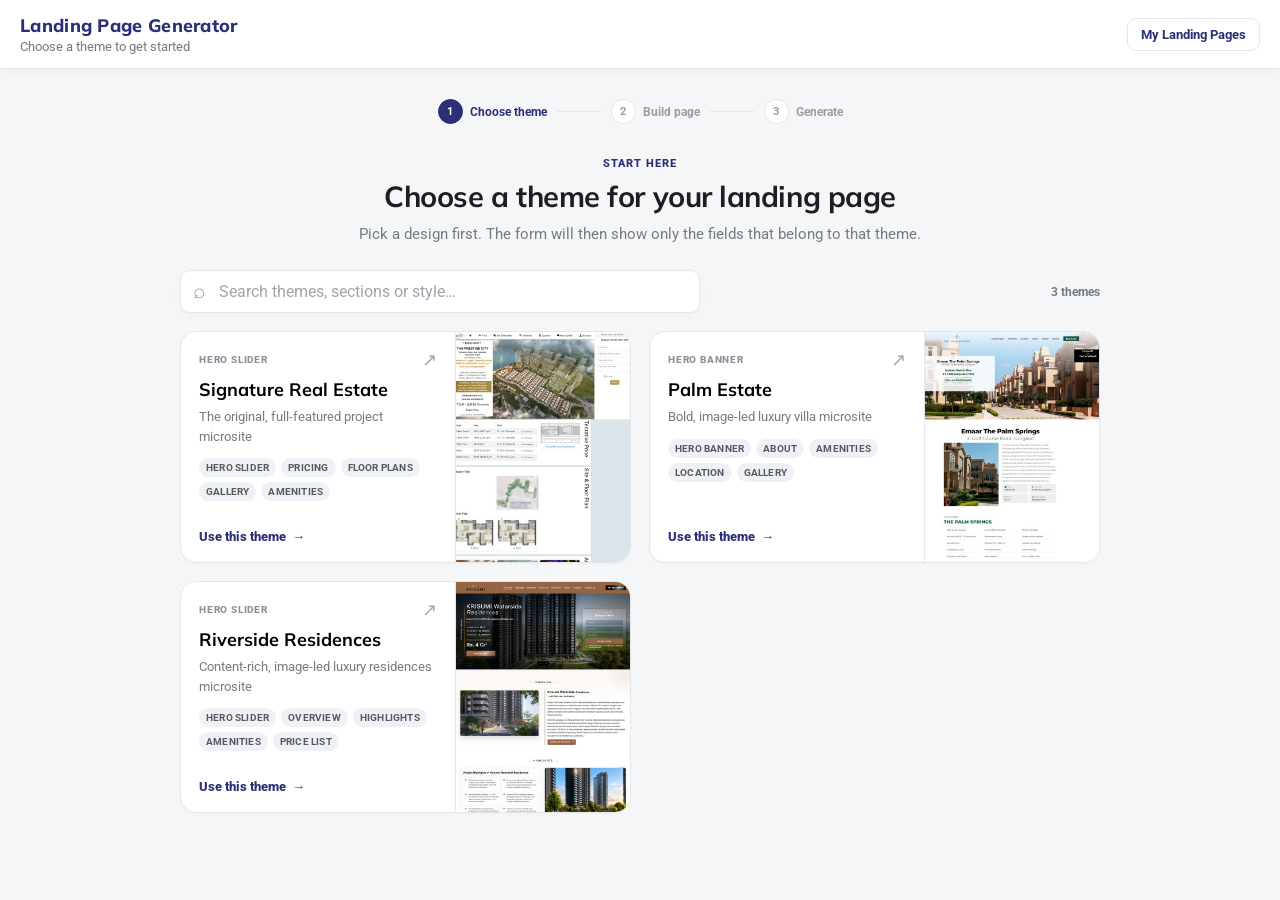
<file: index.html>
<!DOCTYPE html>
<html lang="en">
<head>
<meta charset="utf-8" />
<meta name="viewport" content="width=device-width, initial-scale=1, shrink-to-fit=no" />
<title>Landing Page Generator</title>
<link rel="preconnect" href="https://fonts.googleapis.com">
<link rel="preconnect" href="https://fonts.gstatic.com" crossorigin>
<link href="https://fonts.googleapis.com/css2?family=Muli:wght@400;700;800&family=Roboto:wght@400;500;700&display=swap" rel="stylesheet">
<link rel="stylesheet" href="core/app.css" />
</head>
<body>
<header class="g-topbar" id="gTopbar">
    <div class="g-brand-wrap">
        <div class="g-brand">Landing Page Generator</div>
        <div class="g-sub" id="gThemeSub">Choose a theme to get started</div>
    </div>
    <nav class="g-top-actions" aria-label="Generator navigation">
        <button type="button" class="g-my-pages" id="gMyPagesBtn">My Landing Pages</button>
        <button type="button" class="g-change-theme" id="gChangeThemeBtn">&larr; Change theme</button>
    </nav>
</header>
<main class="g-main">
    <section id="gSelectScreen">
        <div class="g-stepper" aria-label="Generator progress">
            <span class="g-step active"><b>1</b> Choose theme</span>
            <span class="g-step-line"></span>
            <span class="g-step"><b>2</b> Build page</span>
            <span class="g-step-line"></span>
            <span class="g-step"><b>3</b> Generate</span>
        </div>
        <div class="g-select-head">
            <span class="g-eyebrow">START HERE</span>
            <h1>Choose a theme for your landing page</h1>
            <p>Pick a design first. The form will then show only the fields that belong to that theme.</p>
        </div>
        <div class="g-theme-toolbar">
            <label class="g-search-wrap">
                <span aria-hidden="true">⌕</span>
                <input id="gThemeSearch" type="search" placeholder="Search themes, sections or style…" autocomplete="off" />
            </label>
            <span class="g-theme-count" id="gThemeCount" aria-live="polite"></span>
        </div>
        <div class="g-theme-grid" id="gThemeGrid" aria-live="polite">
            <div class="g-loading"><span class="g-spinner"></span> Loading themes…</div>
        </div>
    </section>
    <section id="gWorkspace" class="g-hidden">
        <div class="g-stepper" aria-label="Generator progress">
            <span class="g-step done"><b>✓</b> Choose theme</span>
            <span class="g-step-line active"></span>
            <span class="g-step active"><b>2</b> Build page</span>
            <span class="g-step-line"></span>
            <span class="g-step"><b>3</b> Generate</span>
        </div>
        <div class="g-workspace">
            <div class="g-form-col">
                <div class="g-form-mount" id="gFormMount"></div>
            </div>
            <aside class="g-preview-col" aria-label="Live preview">
                <div class="g-preview-panel">
                    <div class="g-preview-head">
                        <div><div class="g-preview-label">LIVE PREVIEW</div><div class="g-preview-title">Your page at a glance</div></div>
                        <span class="g-live-dot">Live</span>
                    </div>
                    <div class="g-preview-mock" id="gPreviewMock"></div>
                    <p class="g-preview-hint">This is a quick content preview. Your submitted page uses the theme's full design.</p>
                </div>
            </aside>
        </div>
    </section>
    <section id="gPagesScreen" class="g-hidden">
        <div class="g-select-head">
            <span class="g-eyebrow">YOUR PROJECTS</span>
            <h1>My Landing Pages</h1>
            <p>Preview, download, or edit pages you've already generated.</p>
        </div>
        <div id="gPagesMount"></div>
    </section>
</main>
<script type="module" src="core/app.js"></script>
</body>
</html>
</file>
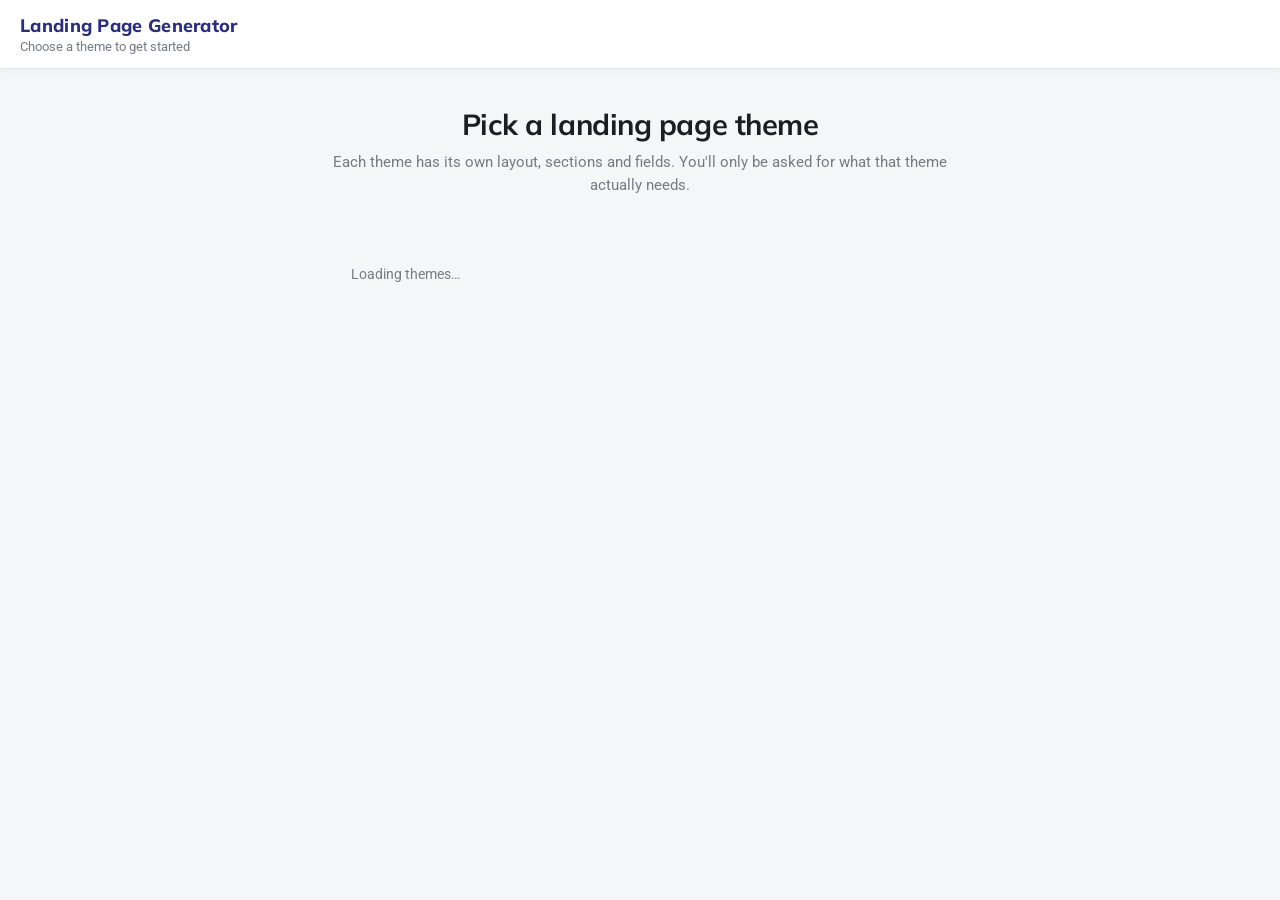
<file: landing-page-request.html>
<!DOCTYPE html>
<html lang="en">
<head>
<meta charset="utf-8" />
<meta name="viewport" content="width=device-width, initial-scale=1, shrink-to-fit=no" />
<title>New Landing Page Request</title>
<link rel="preconnect" href="https://fonts.googleapis.com">
<link rel="preconnect" href="https://fonts.gstatic.com" crossorigin>
<link href="https://fonts.googleapis.com/css2?family=Muli:wght@400;700;800&family=Roboto:wght@400;500;700&display=swap" rel="stylesheet">
<link rel="stylesheet" href="core/app.css" />
</head>
<body>

<header class="g-topbar" id="gTopbar">
    <div>
        <div class="g-brand">Landing Page Generator</div>
        <div class="g-sub" id="gThemeSub">Choose a theme to get started</div>
    </div>
    <button type="button" class="g-change-theme" id="gChangeThemeBtn">&larr; Change theme</button>
</header>

<main class="g-main">

    <!-- ============ STEP 1: Theme selection (always the first step) ============ -->
    <section id="gSelectScreen">
        <div class="g-select-head">
            <h1>Pick a landing page theme</h1>
            <p>Each theme has its own layout, sections and fields. You'll only be asked for what that theme actually needs.</p>
        </div>
        <div class="g-theme-grid" id="gThemeGrid">
            <div class="g-loading">Loading themes&hellip;</div>
        </div>
    </section>

    <!-- ============ STEP 2: Theme-specific form + live preview ============ -->
    <section id="gWorkspace" class="g-hidden">
        <div class="g-workspace">
            <div class="g-form-col">
                <div class="g-form-mount" id="gFormMount"></div>
            </div>
            <div class="g-preview-col">
                <div class="g-preview-panel">
                    <div class="g-preview-label">Live Preview</div>
                    <div class="g-preview-mock" id="gPreviewMock"></div>
                    <p class="g-preview-hint">A quick look at your content and colors. The final generated page uses your theme's full design &mdash; download or preview it after you submit.</p>
                </div>
            </div>
        </div>
    </section>

</main>

<script type="module" src="core/app.js"></script>

</body>
</html>
</file>
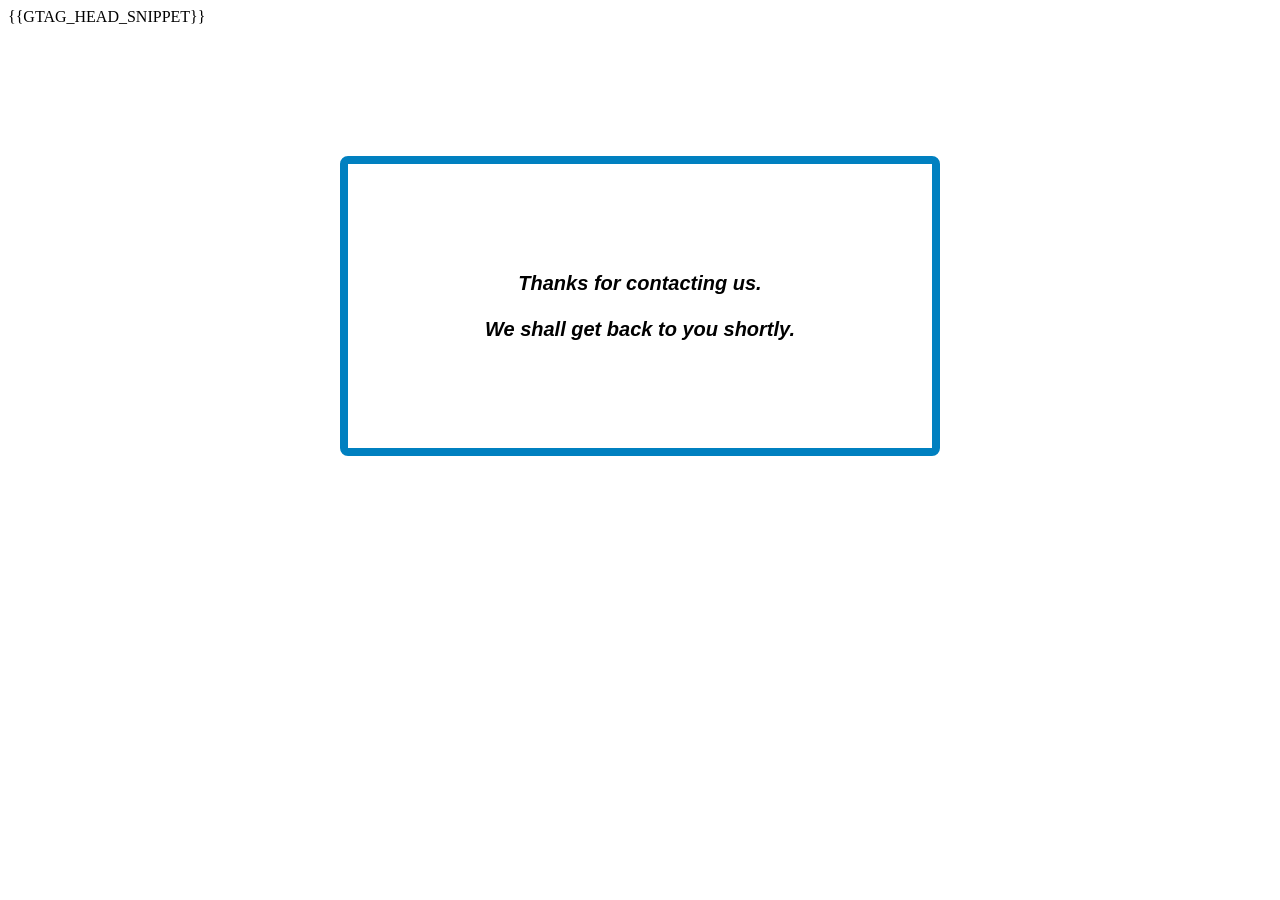
<file: backend/themes/default/template/thanks.html>
<!DOCTYPE html PUBLIC "-//W3C//DTD XHTML 1.0 Transitional//EN" "http://www.w3.org/TR/xhtml1/DTD/xhtml1-transitional.dtd">
<html xmlns="http://www.w3.org/1999/xhtml">
<head>

<meta http-equiv="Content-Type" content="text/html; charset=utf-8" />
<title>Welcome Page</title>


<style type="text/css">

table{width:600px; height:300px; border:8px solid #0080C0;
font: bold 20px Verdana, Arial, Helvetica, sans-serif; color:#000000;
-moz-border-radius: 8px;
-webkit-border-radius: 8px;
margin:130px auto 0 auto;
text-align:center;
font-style:italic;
}


</style>

<!-- Google tag (gtag.js) + conversion event — filled in per-project, blank if not configured -->
{{GTAG_HEAD_SNIPPET}}
</head>

<body>


<table width="600" border="0" cellspacing="0" cellpadding="0">
  <tr>
    <td>Thanks for contacting us.<br /><br />
We shall get back to you shortly. </td>
  </tr>
</table>

</body>
</html>
</file>
<file: core/app.css>
:root {
    --gPrimary: #2b2f77;
    --gInk: #1c1e21;
    --gMuted: #767a82;
    --gBg: #f5f6f8;
    --gCard: #ffffff;
    --gBorder: #e4e6ea;
    --gRadius: 14px;
    --gShadow: 0 12px 32px rgba(28,30,33,.07);
}
* { box-sizing: border-box; }
html, body { margin: 0; }
html { scroll-behavior: smooth; }
body { background: var(--gBg); font-family: 'Roboto', Arial, sans-serif; color: var(--gInk); }
button, input, textarea, select { font: inherit; }
button:focus-visible, input:focus-visible, textarea:focus-visible, select:focus-visible { outline: 3px solid rgba(43,47,119,.18); outline-offset: 2px; }
header.g-topbar { background:#fff; border-bottom:1px solid var(--gBorder); padding:14px 20px; position:sticky; top:0; z-index:50; display:flex; align-items:center; justify-content:space-between; gap:18px; box-shadow:0 2px 14px rgba(28,30,33,.04); }
.g-brand-wrap { min-width:0; }
header.g-topbar .g-brand { font-weight:800; font-size:18px; color:var(--gPrimary); letter-spacing:.3px; font-family:'Muli','Roboto',Arial,sans-serif; }
header.g-topbar .g-sub { font-size:12.5px; color:var(--gMuted); margin-top:2px; white-space:nowrap; overflow:hidden; text-overflow:ellipsis; }
.g-top-actions { display:flex; align-items:center; gap:8px; flex-shrink:0; }
header.g-topbar .g-change-theme, header.g-topbar .g-my-pages { background:#fff; border:1px solid var(--gBorder); border-radius:9px; padding:8px 13px; font-size:13px; font-weight:700; color:var(--gPrimary); cursor:pointer; transition:.15s ease; }
header.g-topbar .g-change-theme { display:none; }
header.g-topbar.g-has-theme .g-change-theme { display:inline-flex; align-items:center; gap:6px; }
header.g-topbar .g-change-theme:hover, header.g-topbar .g-my-pages:hover { border-color:#bfc3d7; background:#fafaff; }
.g-main { max-width:1120px; margin:0 auto; padding:30px 18px 70px; }
.g-hidden { display:none !important; }
.g-eyebrow { display:inline-block; color:var(--gPrimary); font-size:10.5px; font-weight:800; letter-spacing:1px; }
.g-stepper { display:flex; align-items:center; justify-content:center; gap:10px; margin:0 auto 28px; color:#9a9da4; font-size:12px; font-weight:700; }
.g-step { display:inline-flex; align-items:center; gap:7px; white-space:nowrap; }
.g-step b { display:inline-grid; place-items:center; width:25px; height:25px; border-radius:50%; border:1px solid var(--gBorder); background:#fff; font-size:11px; }
.g-step.active { color:var(--gPrimary); }
.g-step.active b, .g-step.done b { background:var(--gPrimary); border-color:var(--gPrimary); color:#fff; }
.g-step-line { width:44px; height:1px; background:var(--gBorder); }
.g-step-line.active { background:#b5b8d1; }
.g-select-head { text-align:center; max-width:620px; margin:0 auto 24px; }
.g-select-head h1 { font-family:'Muli','Roboto',Arial,sans-serif; font-size:29px; margin:7px 0 9px; letter-spacing:-.45px; }
.g-select-head p { color:var(--gMuted); font-size:14.5px; line-height:1.6; margin:0; }
.g-theme-toolbar { max-width:920px; margin:0 auto 18px; display:flex; align-items:center; justify-content:space-between; gap:12px; }
.g-search-wrap { flex:1; max-width:520px; position:relative; display:flex; align-items:center; }
.g-search-wrap > span { position:absolute; left:13px; color:#9b9ea6; font-size:21px; line-height:1; }
.g-search-wrap input { width:100%; height:43px; padding:0 14px 0 38px; border:1px solid var(--gBorder); border-radius:10px; background:#fff; color:var(--gInk); box-shadow:0 2px 8px rgba(28,30,33,.03); }
.g-search-wrap input::placeholder { color:#a0a3aa; }
.g-theme-count { color:var(--gMuted); font-size:12px; font-weight:700; }
.g-theme-grid { display:grid; grid-template-columns:repeat(auto-fill,minmax(390px,1fr)); gap:18px; max-width:920px; margin:0 auto; }
.g-theme-card { display:flex; flex-direction:row; align-items:stretch; width:100%; background:var(--gCard); border:1px solid var(--gBorder); border-radius:16px; overflow:hidden; cursor:pointer; text-align:left; padding:0; box-shadow:0 2px 0 rgba(28,30,33,.01); transition:border-color .16s ease,transform .16s ease,box-shadow .16s ease; }
.g-theme-card:hover { border-color:#aeb2ce; transform:translateY(-2px); box-shadow:var(--gShadow); }
.g-theme-card:active { transform:translateY(0); }
.g-theme-card .g-thumb { display:block; flex:0 0 39%; width:39%; height:auto; min-height:230px; align-self:stretch; background:var(--gBg); object-fit:cover; border-left:1px solid var(--gBorder); order:2; }
.g-theme-card .g-card-body { flex:1 1 auto; min-width:0; order:1; padding:17px 18px 18px; display:flex; flex-direction:column; }
.g-card-top { display:flex; justify-content:space-between; align-items:center; margin-bottom:8px; }
.g-theme-kicker { font-size:9.5px; font-weight:800; color:#8c8f97; letter-spacing:.8px; text-transform:uppercase; }
.g-arrow { color:#a1a4ac; font-size:18px; }
.g-theme-card h3 { margin:0 0 6px; font-family:'Muli','Roboto',Arial,sans-serif; font-size:18px; }
.g-theme-card p.g-tagline { margin:0 0 12px; font-size:13px; line-height:1.5; color:var(--gMuted); }
.g-theme-card .g-sections { display:flex; flex-wrap:wrap; gap:5px; }
.g-theme-card .g-sections span { font-size:9.5px; font-weight:700; letter-spacing:.2px; text-transform:uppercase; padding:4px 7px; border-radius:999px; background:#f0f1f6; color:#565a64; }
.g-theme-card .g-select-btn { margin-top:auto; padding-top:14px; width:100%; color:var(--gPrimary); font-weight:800; font-size:13px; }
.g-theme-card .g-select-btn span { display:inline-block; margin-left:3px; transition:transform .15s ease; }
.g-theme-card:hover .g-select-btn span { transform:translateX(3px); }
.g-loading, .g-empty { text-align:center; color:var(--gMuted); padding:45px 0; font-size:14px; }
.g-empty { display:flex; flex-direction:column; gap:5px; }
.g-empty strong { color:var(--gInk); font-size:15px; }
.g-spinner { display:inline-block; width:16px; height:16px; margin-right:7px; vertical-align:-3px; border:2px solid #dfe1e7; border-top-color:var(--gPrimary); border-radius:50%; animation:gspin .7s linear infinite; }
@keyframes gspin { to { transform:rotate(360deg); } }
.g-error-card { max-width:520px; margin:24px auto; padding:22px; background:#fff; border:1px solid #eadfe0; border-radius:14px; text-align:center; display:flex; flex-direction:column; align-items:center; gap:7px; box-shadow:var(--gShadow); }
.g-error-card strong { font-size:15px; }
.g-error-card span { color:var(--gMuted); font-size:13px; line-height:1.5; }
.g-error-card button { margin-top:7px; border:0; border-radius:8px; padding:9px 14px; background:var(--gPrimary); color:#fff; font-weight:700; cursor:pointer; }
.g-workspace { display:grid; grid-template-columns:minmax(0,1fr) 360px; gap:26px; align-items:start; }
.g-form-col { min-width:0; }
.g-preview-col { position:sticky; top:82px; }
.g-preview-panel { background:var(--gCard); border:1px solid var(--gBorder); border-radius:16px; overflow:hidden; box-shadow:var(--gShadow); }
.g-preview-head { display:flex; align-items:center; justify-content:space-between; gap:12px; padding:13px 14px 10px; }
.g-preview-panel .g-preview-label { font-size:10.5px; font-weight:800; letter-spacing:.7px; color:var(--gMuted); padding:0; }
.g-preview-title { margin-top:3px; font-size:13px; font-weight:700; }
.g-live-dot { display:inline-flex; align-items:center; gap:5px; color:#4b805c; font-size:10.5px; font-weight:800; }
.g-live-dot:before { content:''; width:6px; height:6px; border-radius:50%; background:#4b9a62; }
.g-preview-mock { margin:0 10px 10px; border-radius:10px; overflow:hidden; border:1px solid var(--gBorder); font-family:Arial,sans-serif; }
.g-preview-mock .pm-nav { display:flex; align-items:center; justify-content:space-between; padding:10px 12px; font-size:11px; font-weight:800; color:#fff; }
.g-preview-mock .pm-hero { padding:28px 14px; background-size:cover; background-position:center; position:relative; }
.g-preview-mock .pm-hero .pm-overlay { position:absolute; inset:0; background:linear-gradient(180deg,rgba(0,0,0,.15),rgba(0,0,0,.55)); }
.g-preview-mock .pm-hero .pm-hero-inner { position:relative; z-index:1; }
.g-preview-mock .pm-badge { display:inline-block; font-size:9.5px; font-weight:800; color:#fff; padding:3px 9px; border-radius:999px; margin-bottom:8px; }
.g-preview-mock .pm-title { color:#fff; font-size:16px; font-weight:800; margin:0 0 4px; }
.g-preview-mock .pm-sub { color:rgba(255,255,255,.85); font-size:11.5px; margin:0; }
.g-preview-mock .pm-body { background:#fff; padding:12px 14px 16px; }
.g-preview-mock .pm-row { display:flex; justify-content:space-between; gap:12px; font-size:11.5px; padding:6px 0; border-bottom:1px dashed var(--gBorder); color:#444; }
.g-preview-mock .pm-row:last-child { border-bottom:none; }
.g-preview-mock .pm-row .pm-k { color:var(--gMuted); }
.g-preview-mock .pm-chips { display:flex; flex-wrap:wrap; gap:6px; margin-top:10px; }
.g-preview-mock .pm-chips span { font-size:10px; font-weight:700; padding:4px 8px; border-radius:999px; background:#f0f1f5; color:#444; }
.g-preview-mock .pm-empty { color:var(--gMuted); font-size:11.5px; padding:4px 0; }
.g-preview-hint { font-size:11.5px; line-height:1.5; color:var(--gMuted); padding:0 14px 14px; margin:0; }
.g-form-mount { min-height:200px; }

/* My Landing Pages */
.gp-list { display:flex; flex-direction:column; gap:10px; max-width:820px; margin:0 auto; }
.gp-row { display:flex; align-items:center; justify-content:space-between; gap:12px; background:var(--gCard); border:1px solid var(--gBorder); border-radius:var(--gRadius); padding:14px 16px; box-shadow:0 2px 8px rgba(28,30,33,.025); }
.gp-name { font-weight:700; font-size:14.5px; }
.gp-meta { font-size:12px; color:var(--gMuted); margin-top:2px; text-transform:capitalize; }
.gp-row-actions { display:flex; gap:8px; flex-shrink:0; }
.gp-btn { display:inline-flex; align-items:center; border-radius:8px; padding:8px 14px; font-size:13px; font-weight:700; cursor:pointer; text-decoration:none; border:1px solid transparent; }
.gp-btn-primary { background:var(--gPrimary); color:#fff; }
.gp-btn-ghost { background:none; border-color:var(--gBorder); color:var(--gPrimary); }
.gp-btn-danger { background:none; border-color:#e5484d; color:#e5484d; }
.gp-btn-danger:hover { background:#e5484d; color:#fff; }
.gp-btn:disabled { opacity:.6; cursor:default; }
.gp-editor { max-width:820px; margin:0 auto; }
.gp-editor-head { display:flex; align-items:center; gap:12px; flex-wrap:wrap; margin-bottom:6px; }
.gp-editor-title { font-weight:800; font-size:15px; flex:1 1 auto; }
.gp-editor-hint { color:var(--gMuted); font-size:13px; margin:6px 0 16px; }
.gp-field-form { display:flex; flex-direction:column; gap:16px; }
.gp-field-row { background:var(--gCard); border:1px solid var(--gBorder); border-radius:var(--gRadius); padding:12px 16px; }
.gp-field-label { display:block; font-weight:700; font-size:12.5px; color:var(--gMuted); margin-bottom:8px; text-transform:uppercase; letter-spacing:.3px; }
.gp-field-input,.gp-field-textarea,.gp-array-item,.gp-array-obj-cell { width:100%; box-sizing:border-box; padding:9px 10px; border:1.5px solid var(--gBorder); border-radius:8px; font-size:13.5px; font-family:inherit; color:var(--gInk); background:#fff; }
.gp-field-textarea { min-height:110px; resize:vertical; line-height:1.5; }
.gp-array-list,.gp-array-obj-list { display:flex; flex-direction:column; gap:8px; }
.gp-array-obj-row { display:grid; grid-template-columns:repeat(auto-fit,minmax(120px,1fr)); gap:8px; }
.gp-empty-note { font-size:13px; color:var(--gMuted); }
.gp-editor-foot { display:flex; align-items:center; justify-content:flex-end; gap:12px; margin-top:18px; }
.gp-save-status { font-size:13px; color:#1e8e3e; }
.gp-save-status.gp-error { color:#c0392b; }
.gp-section { margin-bottom:22px; }
.gp-section-title { font-size:13px; font-weight:800; text-transform:uppercase; letter-spacing:.4px; color:var(--gInk); margin:0 0 10px; }
.gp-image-grid { display:grid; grid-template-columns:repeat(auto-fill,minmax(140px,1fr)); gap:12px; }
.gp-image-item { display:flex; flex-direction:column; gap:6px; }
.gp-image-thumb { width:100%; height:100px; object-fit:cover; border-radius:8px; border:1.5px solid var(--gBorder); background:#f2f2f2; }
.gp-image-thumb-empty { display:block; }
.gp-image-file-input { font-size:11.5px; }
.gp-image-label { font-size:12.5px; padding:6px 8px; border:1.5px solid var(--gBorder); border-radius:6px; }
.gp-field-color { width:60px; height:38px; padding:2px; cursor:pointer; }

@media (max-width:980px) {
    .g-workspace { grid-template-columns:1fr; }
    .g-preview-col { position:static; order:-1; margin-bottom:18px; }
    .g-preview-panel { max-width:620px; margin:0 auto; }
}
@media (max-width:640px) {
    header.g-topbar { padding:12px 14px; }
    .g-brand { font-size:16px !important; }
    .g-sub { max-width:180px; }
    .g-top-actions { gap:5px; }
    header.g-topbar .g-change-theme, header.g-topbar .g-my-pages { padding:7px 9px; font-size:11.5px; }
    .g-main { padding:22px 12px 50px; }
    .g-stepper { gap:5px; font-size:10px; margin-bottom:22px; }
    .g-step b { width:22px; height:22px; }
    .g-step-line { width:18px; }
    .g-step { gap:4px; }
    .g-select-head h1 { font-size:24px; }
    .g-select-head p { font-size:13.5px; }
    .g-theme-toolbar { align-items:stretch; flex-direction:column; }
    .g-search-wrap { max-width:none; }
    .g-theme-count { align-self:flex-end; }
    .g-theme-grid { grid-template-columns:1fr; gap:14px; }
    .g-theme-card { flex-direction:column; }
    .g-theme-card .g-thumb { width:100%; flex:0 0 auto; min-height:0; aspect-ratio:16/10; border-left:0; border-top:1px solid var(--gBorder); }
    .g-theme-card .g-card-body { padding:15px; }
    .gp-row { align-items:flex-start; flex-direction:column; }
    .gp-row-actions { width:100%; }
    .gp-row-actions .gp-btn { flex:1; justify-content:center; }
}
</file>
